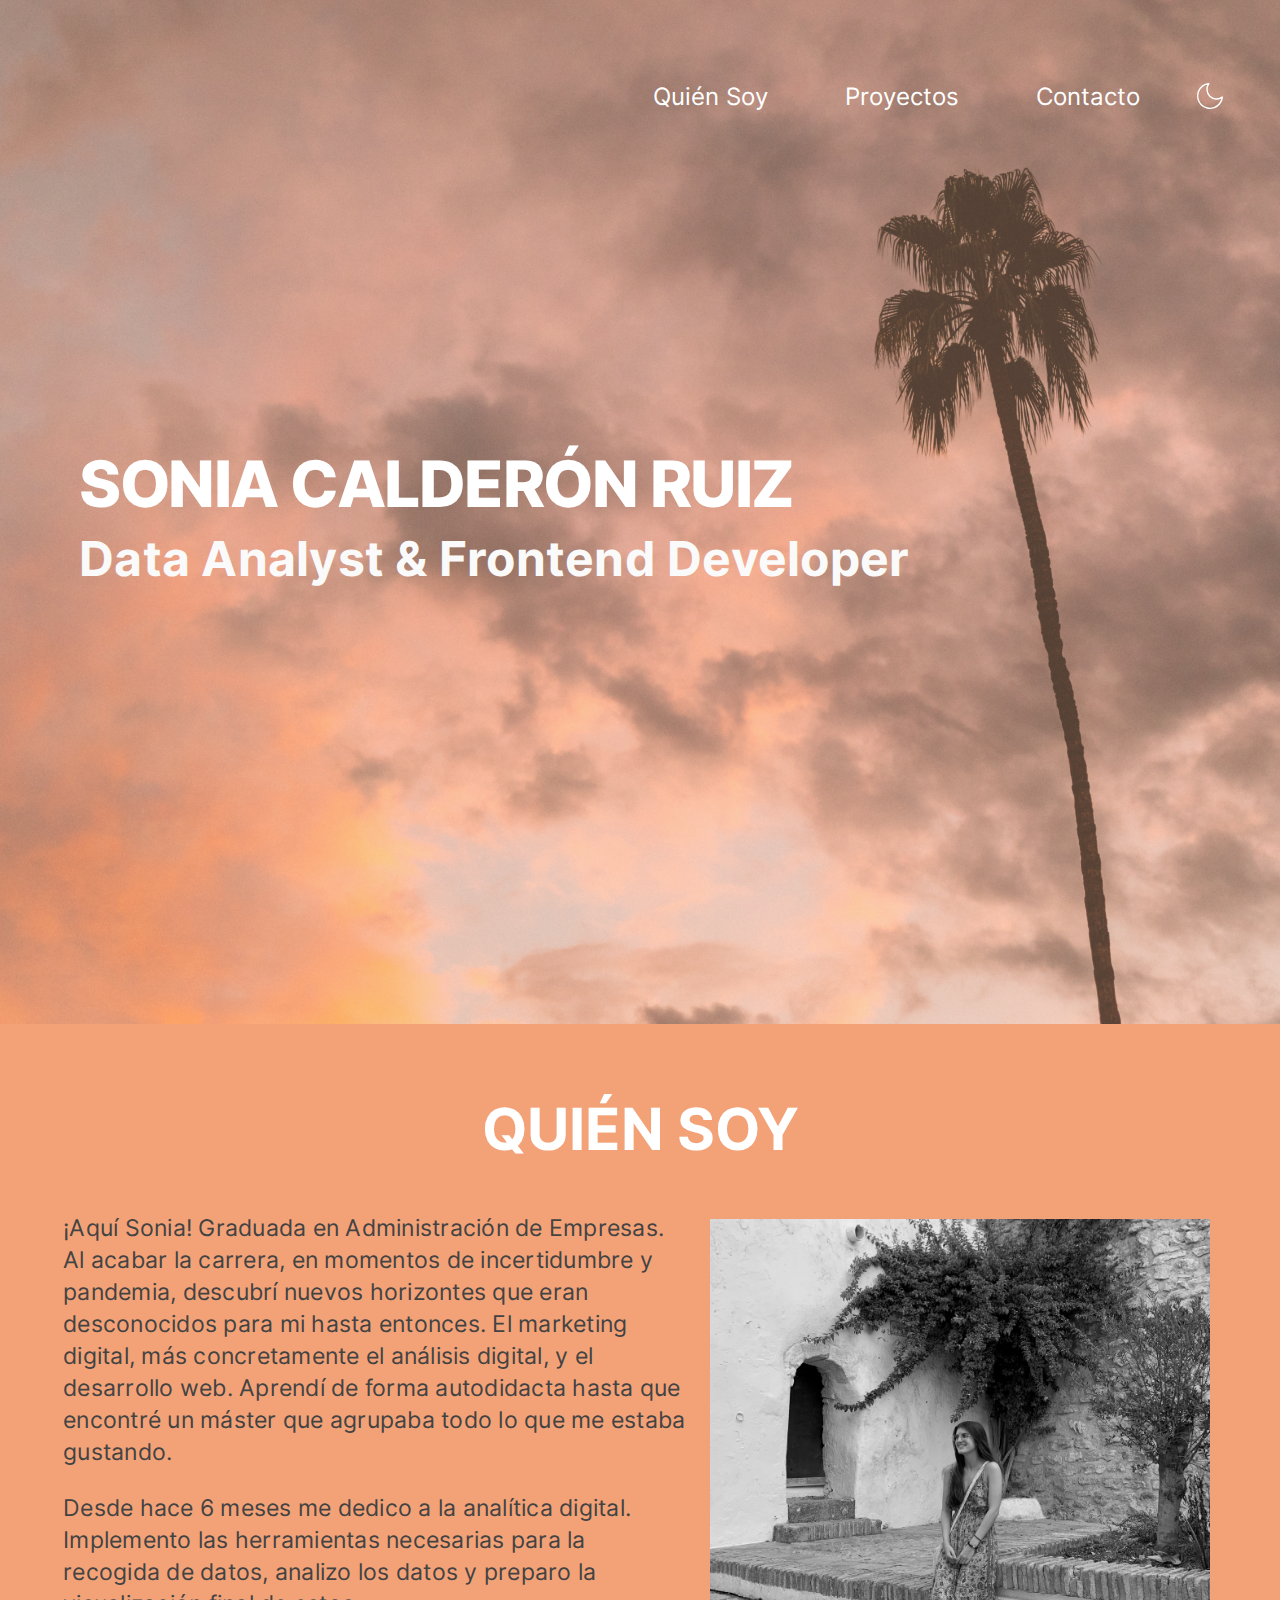
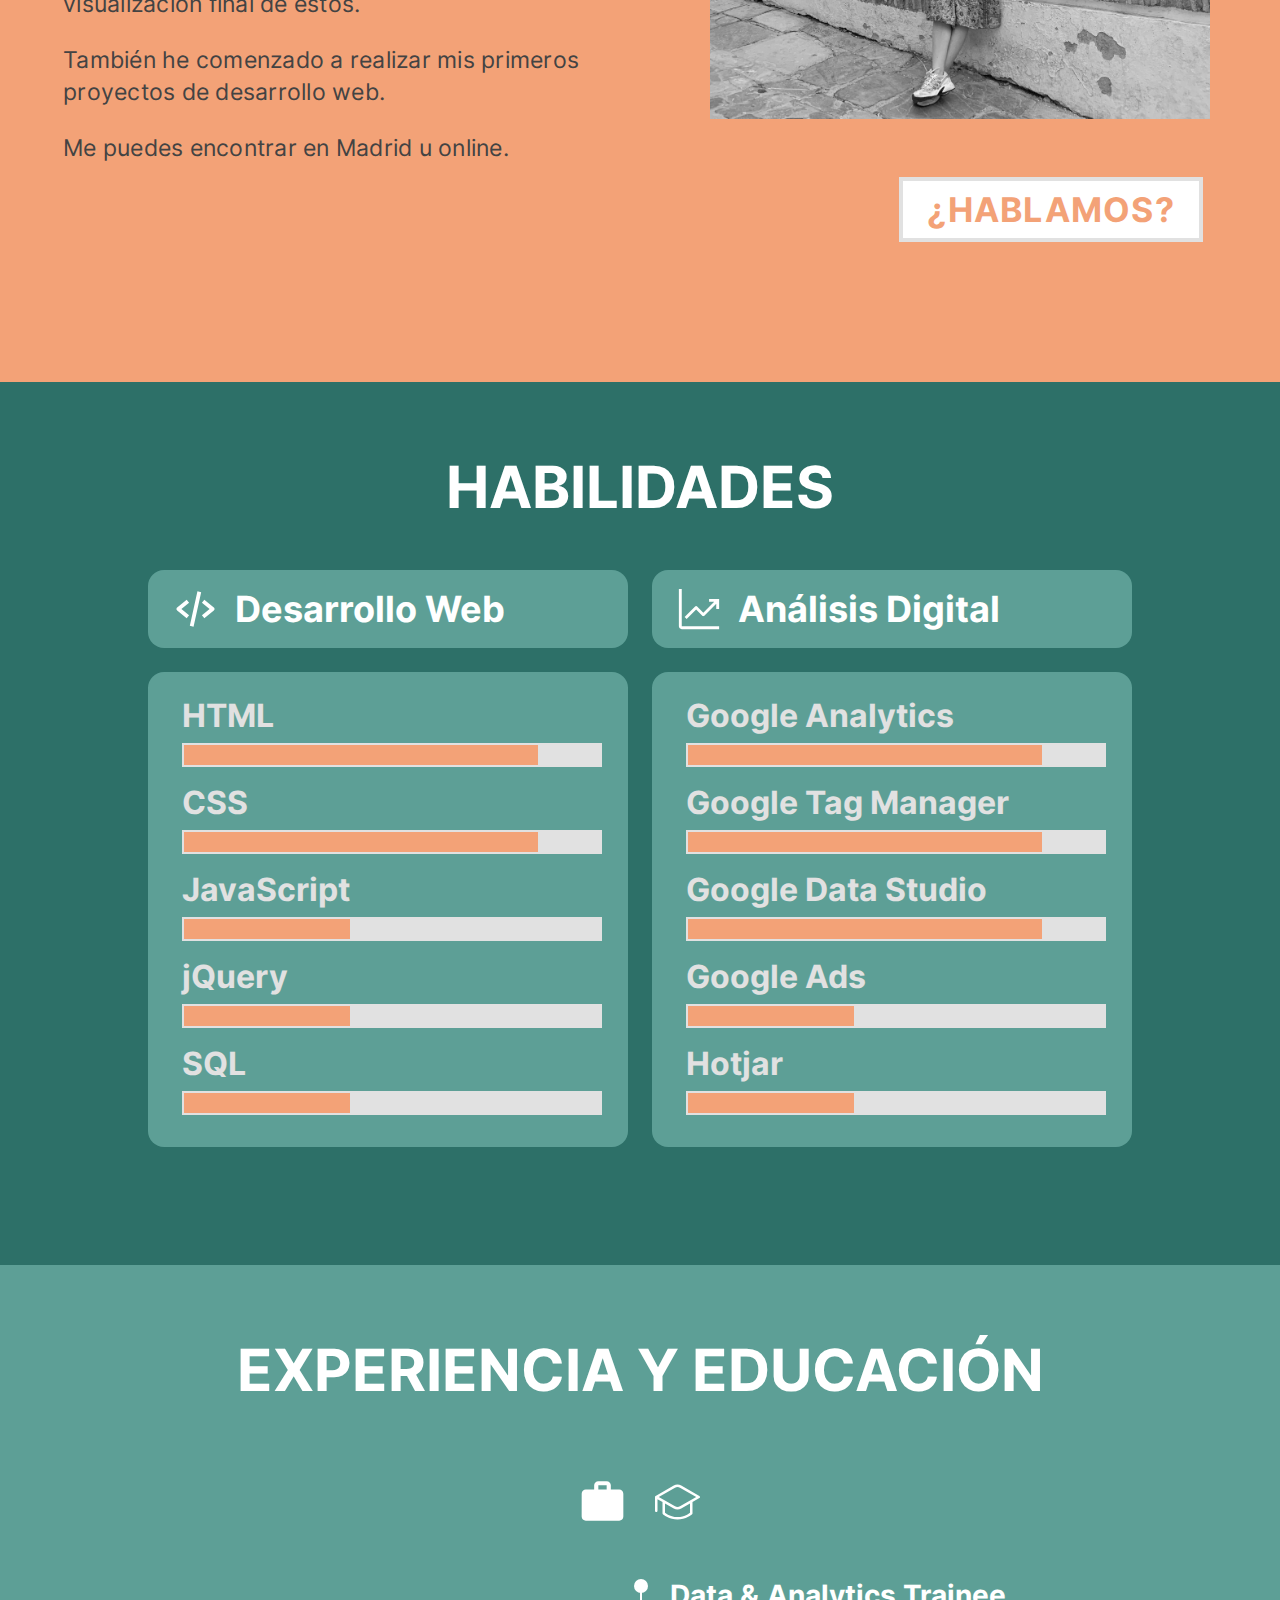
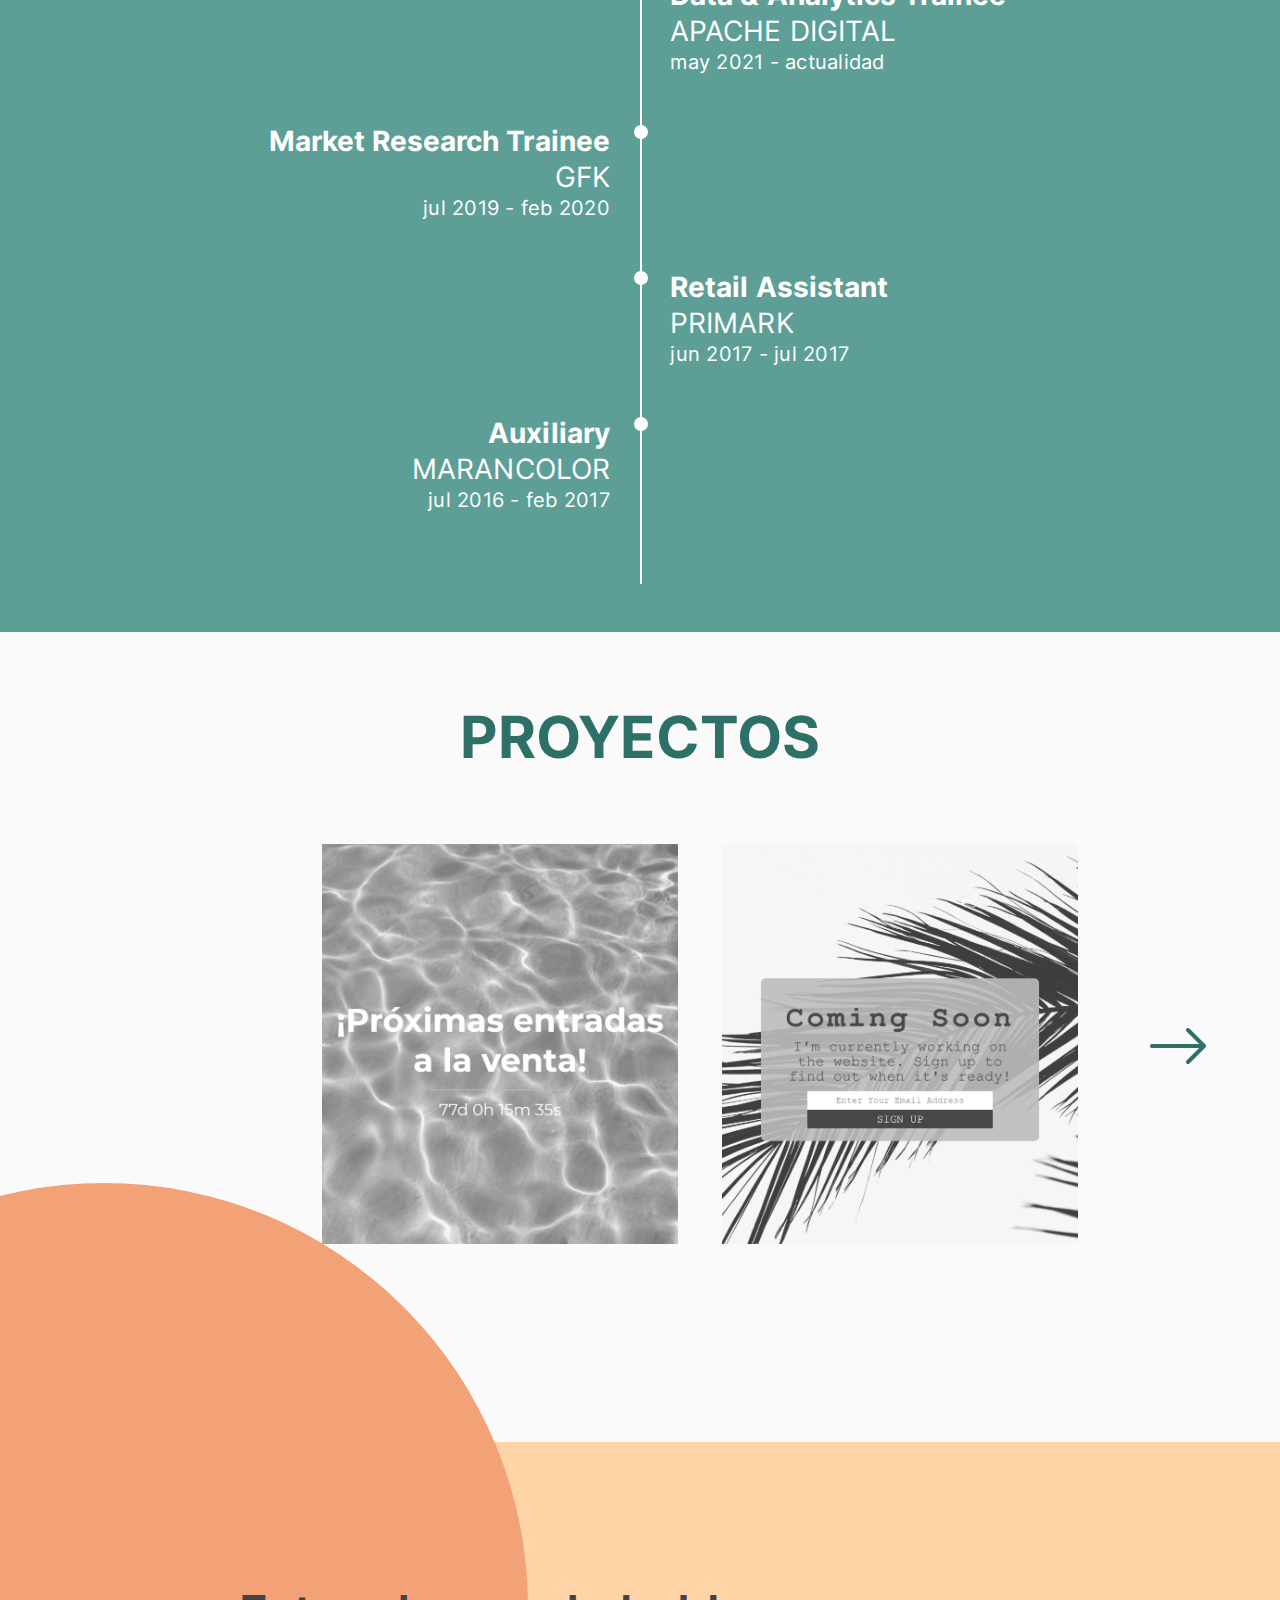
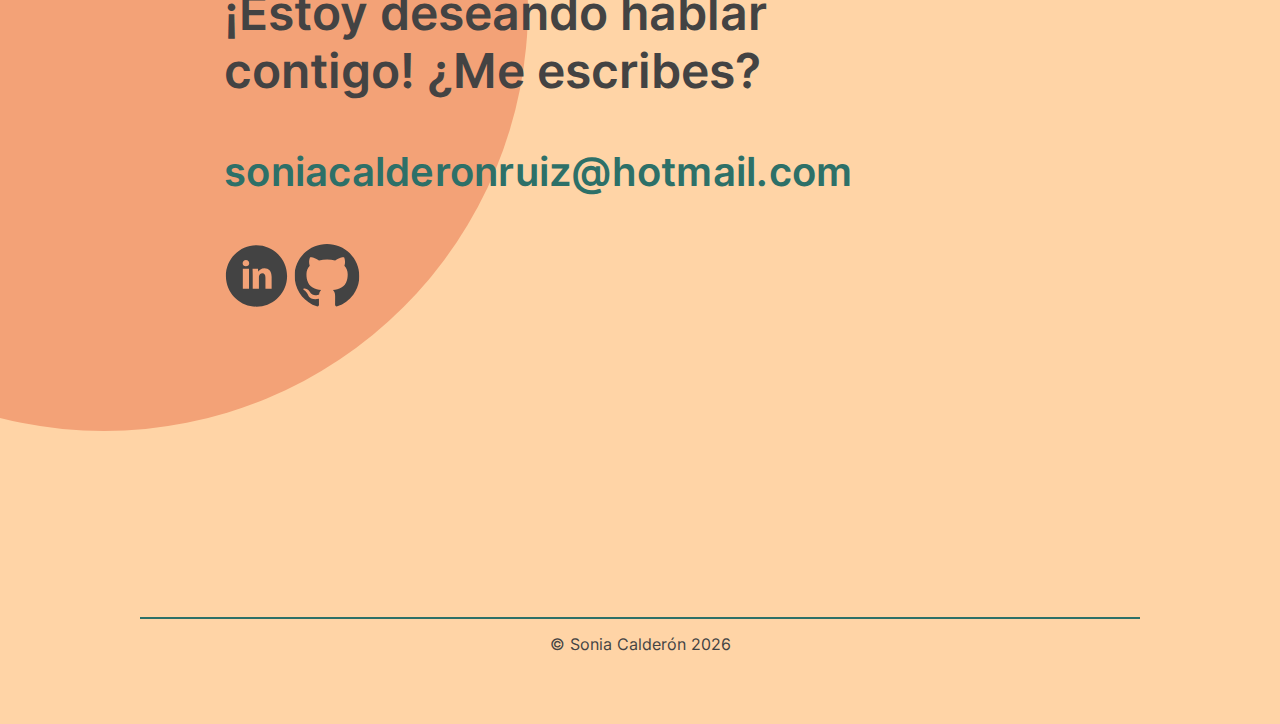
<file: index.html>
<!DOCTYPE html>
<html lang="es">
<head>
    <meta charset="UTF-8">
    <meta http-equiv="X-UA-Compatible" content="IE=edge">
    <meta name="viewport" content="width=device-width, initial-scale=1.0">
    <title>Sonia Calderón Ruiz | Data Analyst & Frontend Developer</title>
    
    <meta name="description" content="Portfolio de Sonia Calderón Ruiz, analista de datos y desarrolladora web en Madrid u online">
	<meta name="keywords" content="data analyst, frontend developer, analista de datos, desarrolladora web">
	<meta name="author" content="Sonia Calderón Ruiz">
    <meta name="robots" content="noindex, nofollow">

    <link rel="stylesheet" href="./css/normalize.css">
    <link rel="icon" href="./img/favicon/favicon.png" type="image/png">
    <link rel="stylesheet" href="./css/main.css">
</head>
<body>
    <span><img src="./img/icons/arrow-up.svg" alt="Icono Subir" id="btn-up" onclick="buttonUp()"></span>
    <div class="container">
<!------------------------- HOME ------------------------------------------->
        <div id="home">
            <!----- HEADER ----->
            <header>
                <!----- NAV ----->
                <nav>
                    <!-- MENU BEFORE -->
                    <div class="menu-mobile-before">
                        <a href="#" onclick="openNav()">
                            <img src="./img/icons/menu.svg" alt="Icono Menú">
                        </a>
                    </div>
                    <!-- MENU AFTER -->
                    <div id="menu-mobile-after">
                        <div class="menu-close-container">
                            <a href="#" onclick="closeNav()">
                                <img src="./img/icons/cross.svg" alt="Icono Cerrar">
                            </a>
                        </div>
                        <ul class="menu-content">
                            <li><a href="#quien-soy" onclick="closeNav()">Quién Soy</a></li>
                            <li><a href="#proyectos" onclick="closeNav()">Proyectos</a></li>
                            <li><a href="#contacto" onclick="closeNav()">Contacto</a></li>
                        </ul>
                        <div class="menu-icon-switch-mobile">
                            <a href="#" class="switchBtnMov">
                                <img src="./img/icons/moon.svg" alt="Icono Luna" class="icon-moon-mov">
                            </a>
                        </div>
                        <div class="menu-icon-social">
                            <a href="https://www.linkedin.com/in/sonia-calderón-ruiz/" target="_blank">
                                <img src="./img/icons/linkedin.svg" alt="Icono LinkedIn" class="icon-linkedin" onclick="closeNav()">
                            </a>
                            <a href="https://github.com/sonia-calderon" target="_blank">
                                <img src="./img/icons/github.svg" alt="Icono Github" class="icon-github" onclick="closeNav()">
                            </a>
                        </div>
                    </div>
                    <!-- MENU DESKTOP -->
                    <div class="menu-desktop">
                        <ul>
                            <li><a href="#quien-soy">Quién Soy</a></li>
                            <li><a href="#proyectos">Proyectos</a></li>
                            <li><a href="#contacto">Contacto</a></li>
                        </ul>
                        <div class="icon-switch">
                            <a href="#" class="switchBtnDes">
                                <img src="./img/icons/moon.svg" alt="Icono Luna" class="icon-moon-des">
                            </a>
                        </div>
                    </div>
                </nav>
            </header>
            <!----- MAIN HEADLINES ----->
            <div class="main-headlines">
                <h1>SONIA CALDERÓN RUIZ</h1>
                <h2>Data Analyst & Frontend Developer</h2>
            </div>
        </div>
<!------------------------- MAIN ------------------------------------------->
        <main>
<!------------------------- QUIÉN SOY ------------------------------------------->
            <section id="quien-soy">
                <h3>QUIÉN SOY</h3>
                <div class="quien-soy">
                    <div class="qs-text">
                        <div>
                            <p class="p-base">¡Aquí Sonia! Graduada en Administración de Empresas. Al acabar la carrera, en momentos de incertidumbre y pandemia, descubrí nuevos horizontes que eran desconocidos para mi hasta entonces. El marketing digital, más concretamente el análisis digital, y el desarrollo web. Aprendí de forma autodidacta hasta que encontré un máster que agrupaba todo lo que me estaba gustando.</p>
                            <p class="p-base">Desde hace 6 meses me dedico a la analítica digital. Implemento las herramientas necesarias para la recogida de datos, analizo los datos y preparo la visualización final de estos.</p>
                            <p class="p-base">También he comenzado a realizar mis primeros proyectos de desarrollo web.</p>
                            <p class="p-base">Me puedes encontrar en Madrid u online.</p>
                        </div>
                    </div>
                    <div class="qs-img-btn">
                        <img src="./img/sonia-calderon-ruiz.jpg" alt="Sonia Calderón Ruiz">
                        <a href="#contacto" class="btn btn-hablamos">¿HABLAMOS?</a>
                    </div>
                </div>
            </section>
<!------------------------- HABILIDADES -------------------------------------------> 
            <section id="hab">
                <h3>HABILIDADES</h3>
                <div class="habilidades">
                    <div class="hab-dw">
                        <!-- DESARROLLO WEB-->
                        <div class="hab-box1">
                            <img src="./img/icons/code.svg" alt="Icono Desarrollo Web" class="icon-dw">
                            <h4>Desarrollo Web</h4>
                        </div>
                        <!-- HABILIDADES DESARROLLO WEB -->
                        <div class="hab-box2">
                            <div class="hab">
                                <h5>HTML</h5>
                                <div class="graf-01">
                                    <div class="graf-html02"></div>
                                </div>
                            </div>
                            <div class="hab">
                                <h5>CSS</h5>
                                <div class="graf-01">
                                    <div class="graf-css02"></div>
                                </div>
                            </div>
                            <div class="hab">
                                <h5>JavaScript</h5>
                                <div class="graf-01">
                                    <div class="graf-javascript02"></div>
                                </div>
                            </div>
                            <div class="hab">
                                <h5>jQuery</h5>
                                <div class="graf-01">
                                    <div class="graf-jquery02"></div>
                                </div>
                            </div>
                            <div class="hab">
                                <h5>SQL</h5>
                                <div class="graf-01">
                                    <div class="graf-sql02"></div>
                                </div>
                            </div>
                        </div>
                    </div>
                    <div class="hab-ad">
                        <!-- ANÁLISIS DIGITAL -->
                        <div class="hab-box1">
                            <img src="./img/icons/analytics.svg" alt="Icono Análisis Digital" class="icon-ad">
                            <h4>Análisis Digital</h4>
                        </div>
                        <!-- HABILIADES ANÁLISIS DIGITAL -->
                        <div class="hab-box2">
                            <div class="hab">
                                <h5>Google Analytics</h5>
                                <div class="graf-01">
                                    <div class="graf-ga02"></div>
                                </div>
                            </div>
                            <div class="hab">
                                <h5>Google Tag Manager</h5>
                                <div class="graf-01">
                                    <div class="graf-gtm02"></div>
                                </div>
                            </div>
                            <div class="hab">
                                <h5>Google Data Studio</h5>
                                <div class="graf-01">
                                    <div class="graf-ds02"></div>
                                </div>
                            </div>
                            <div class="hab">
                                <h5>Google Ads</h5>
                                <div class="graf-01">
                                    <div class="graf-gads02"></div>
                                </div>
                            </div>
                            <div class="hab">
                                <h5>Hotjar</h5>
                                <div class="graf-01">
                                    <div class="graf-h02"></div>
                                </div>
                            </div>
                        </div>
                    </div>
                </div>
            </section>
<!------------------------- EXPERIENCIA Y EDUCACIÓN ------------------------------------------->
            <section class="exped">
                <h3>EXPERIENCIA Y EDUCACIÓN</h3>
                <!-- TABS -->
                <div class="exped-icons-tabs">
                    <div class="exp-icon" onclick="openExp()" >
                        <img src="./img/icons/work-active.svg" alt="Icono Experiencia" id="exp-icon">
                    </div>
                    <div class="ed-icon" onclick="openEd()">
                        <img src="./img/icons/education-inactive.svg" alt="Icono Educación" id="ed-icon">
                    </div>
                </div>
                <!-- EXPERIENCIA TIMELINE -->
                <div class="exped-timeline exp-timeline" id="exp">
                    <div class="exped-data">
                        <div></div>
                        <div class="timeline">
                            <span class="circle-time"></span>
                            <span class="line-time"></span>
                        </div>
                        <div class="exp-content">
                            <h6>Data & Analytics Trainee</h6>
                            <h6 class="h6-reg">APACHE DIGITAL</h6>
                            <p class="p-sec">may 2021 - actualidad</p>
                        </div>
                    </div>
                    <div class="exped-data"> 
                        <div class="exp-content">
                            <h6>Market Research Trainee</h6>
                            <h6 class="h6-reg">GFK</h6>
                            <p class="p-sec">jul 2019 - feb 2020</p>
                        </div>
                        <div class="timeline">
                            <span class="circle-time"></span>
                            <span class="line-time"></span>
                        </div>  
                        <div></div>
                    </div>
                    <div class="exped-data"> 
                        <div></div>
                        <div class="timeline">
                            <span class="circle-time"></span>
                            <span class="line-time"></span>
                        </div>  
                        <div class="exp-content">
                            <h6>Retail Assistant</h6>
                            <h6 class="h6-reg">PRIMARK</h6>
                            <p class="p-sec">jun 2017 - jul 2017</p>
                        </div>
                    </div>    
                    <div class="exped-data"> 
                        <div class="exp-content">
                            <h6>Auxiliary</h6>
                            <h6 class="h6-reg">MARANCOLOR</h6>
                            <p class="p-sec">jul 2016 - feb 2017</p>
                        </div>
                        <div class="timeline">
                            <span class="circle-time"></span>
                            <span class="line-time"></span>
                        </div> 
                        <div></div>
                    </div>
                </div>
                <!-- EDUCACIÓN TIMELINE -->
                <div class="exped-timeline ed-timeline" id="ed">
                    <div class="exped-data">
                        <div></div>
                        <div class="timeline">
                            <span class="circle-time"></span>
                            <span class="line-time"></span>
                        </div>
                        <div class="ed-content">
                            <h6>Máster en Desarrollo Web y Marketing Digital</h6>
                            <h6 class="h6-reg">CEI Escuela de Diseño</h6>
                            <p class="p-sec">2021 - actualidad</p>
                        </div>
                    </div>
                    <div class="exped-data"> 
                        <div class="ed-content">
                            <h6>Certificado Google Analytics Individual Qualification (GAIQ)</h6>
                            <p class="p-sec">dic 2020</p>
                        </div>
                        <div class="timeline">
                            <span class="circle-time"></span>
                            <span class="line-time"></span>
                        </div>  
                        <div></div>
                    </div>
                    <div class="exped-data"> 
                        <div></div>
                        <div class="timeline">
                            <span class="circle-time"></span>
                            <span class="line-time"></span>
                        </div>  
                        <div class="ed-content">
                            <h6>Grado en Administración de Empresas en inglés</h6>
                            <h6 class="h6-reg">Universidad Carlos III de Madrid</h6>
                            <p class="p-sec">2015 - 2020</p>
                        </div>
                    </div>    
                    <div class="exped-data"> 
                        <div class="ed-content">
                            <h6>Programa Erasmus+</h6>
                            <h6 class="h6-reg">Università degli Studi di Padova</h6>
                            <p class="p-sec">2017 - 2018</p>
                        </div>
                        <div class="timeline">
                            <span class="circle-time"></span>
                        </div> 
                        <div></div>
                    </div>
                </div>
            </section>
<!------------------------- PROYECTOS ------------------------------------------->
            <section id="proyectos">
                <h3>PROYECTOS</h3>
                <div class="proyectos-img">
                    <div class="proyectos-container">
                        <a href="./proyectos/proyecto-cuenta-atras.html" class="project">
                            <img src="./img/proyectos/proyecto01-tablet.png" alt="Proyecto Cuenta Atrás">
                        </a>
                        <a href="./proyectos/proyecto-coming-soon.html"  class="project">
                            <img src="./img/proyectos/proyecto02-tablet.png" alt="Proyecto Coming Soon">
                        </a>
                        <a href="./proyectos/proyecto-producto.html" class="project">
                            <img src="./img/proyectos/proyecto03-tablet.png" alt="Proyecto Producto">
                        </a>
                        <a href="#contacto">
                            <div class="proyectos-box project">
                                <p>Aquí irán mis futuros proyectos contigo</p>
                            </div>
                        </a>
                    </div>
                    <div onclick="nextProject(1)">
                            <img src="./img/icons/arrow-right.svg" alt="Flecha Derecha" class="flecha-der">
                    </div>
                </div>
            </section>
<!------------------------- CONTACTO ------------------------------------------->
            <section id="contacto">
                <!-- SEMI CIRCULO NARANJA -->
                <div class="semicircle"></div>
                <div class="contacto-text">
                    <p>¡Estoy deseando hablar contigo! ¿Me escribes?</p>
                    <a href="mailto:soniacalderonruiz@hotmail.com">soniacalderonruiz@hotmail.com</a>
                </div>
                <div class="contacto-icons">
                    <a href="https://www.linkedin.com/in/sonia-calderón-ruiz/" target="_blank">
                        <img src="./img/icons/linkedin.svg" alt="Icono LinkedIn" class="icon-linkedin">
                    </a>
                    <a href="https://github.com/sonia-calderon" target="_blank">
                        <img src="./img/icons/github.svg" alt="Icono Github" class="icon-github">
                    </a>
                </div>
            </section>
        </main>
<!------------------------- FOOTER ------------------------------------------->
        <footer class="footer">
            <div class="footer-line"></div>
            <p class="footer-text"></p>
        </footer>
    </div>
    <script src="./js/main.js"></script>
</body>
</html>
</file>
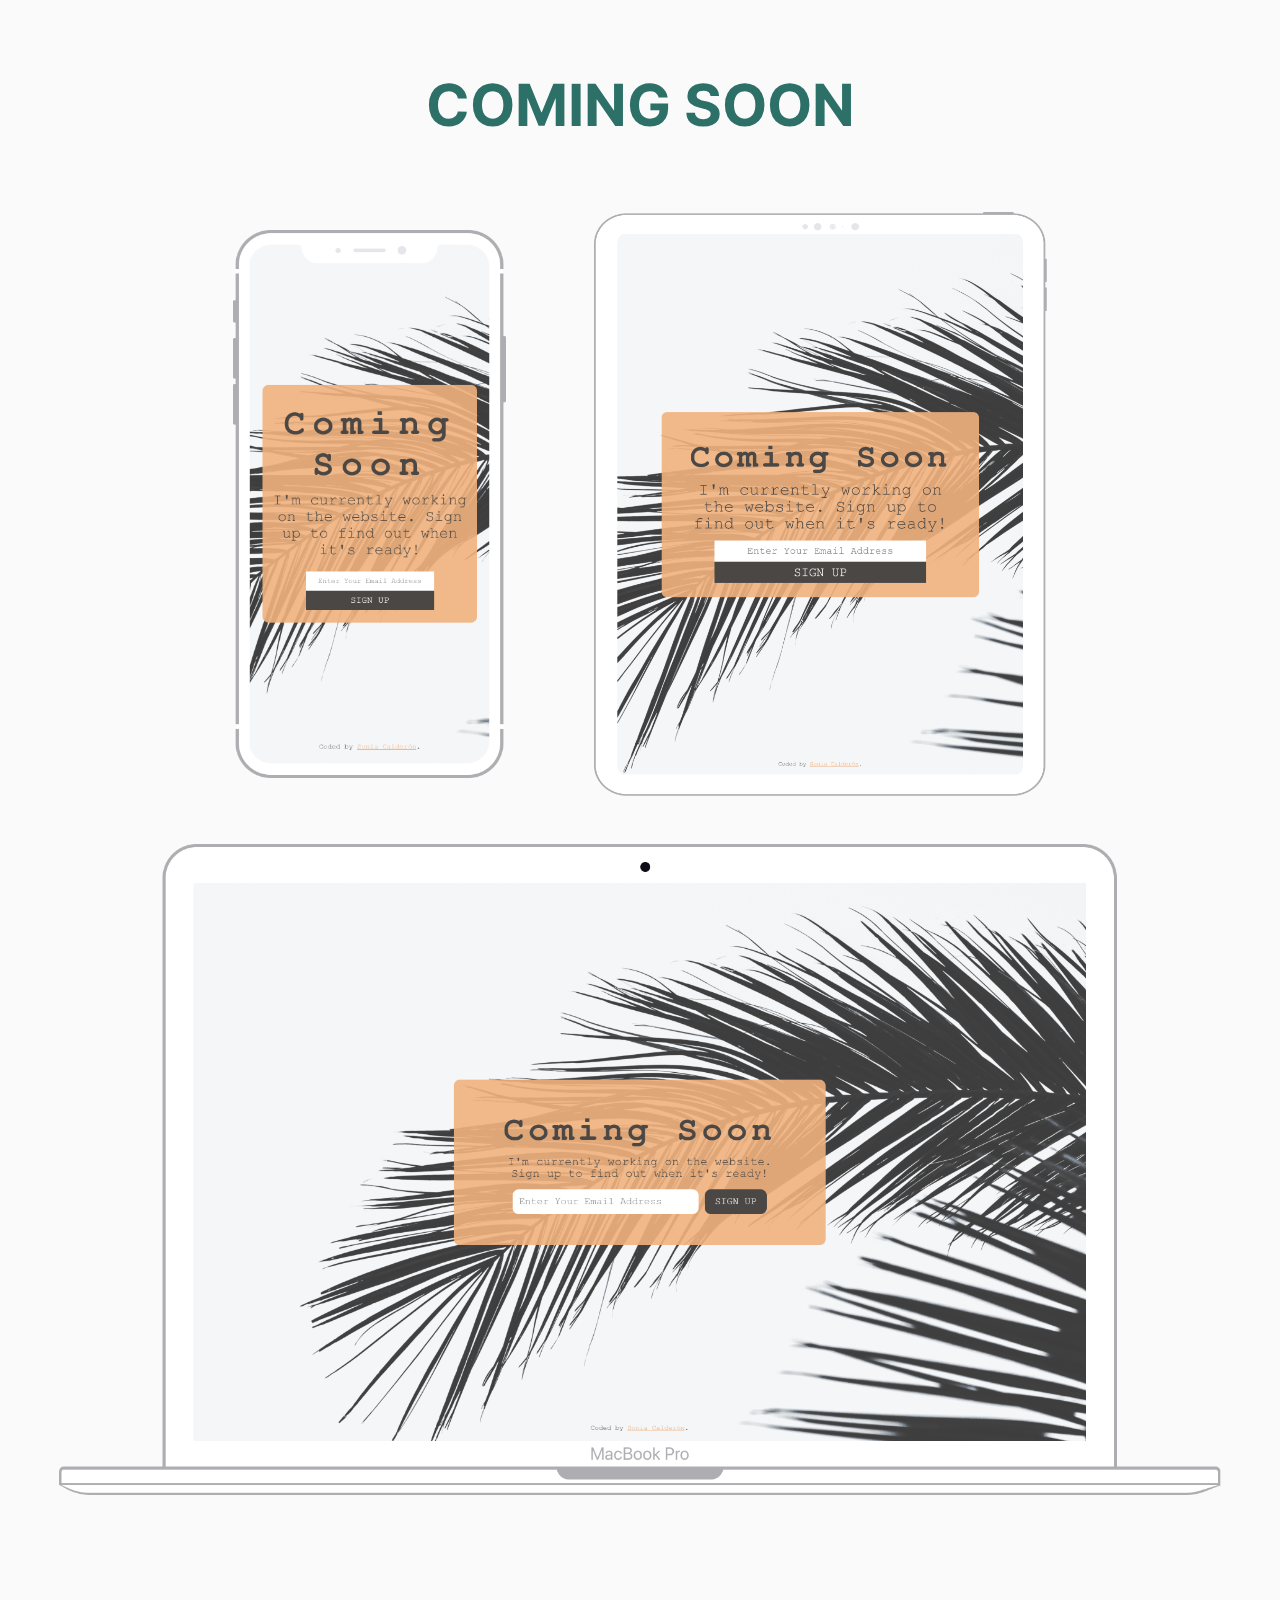
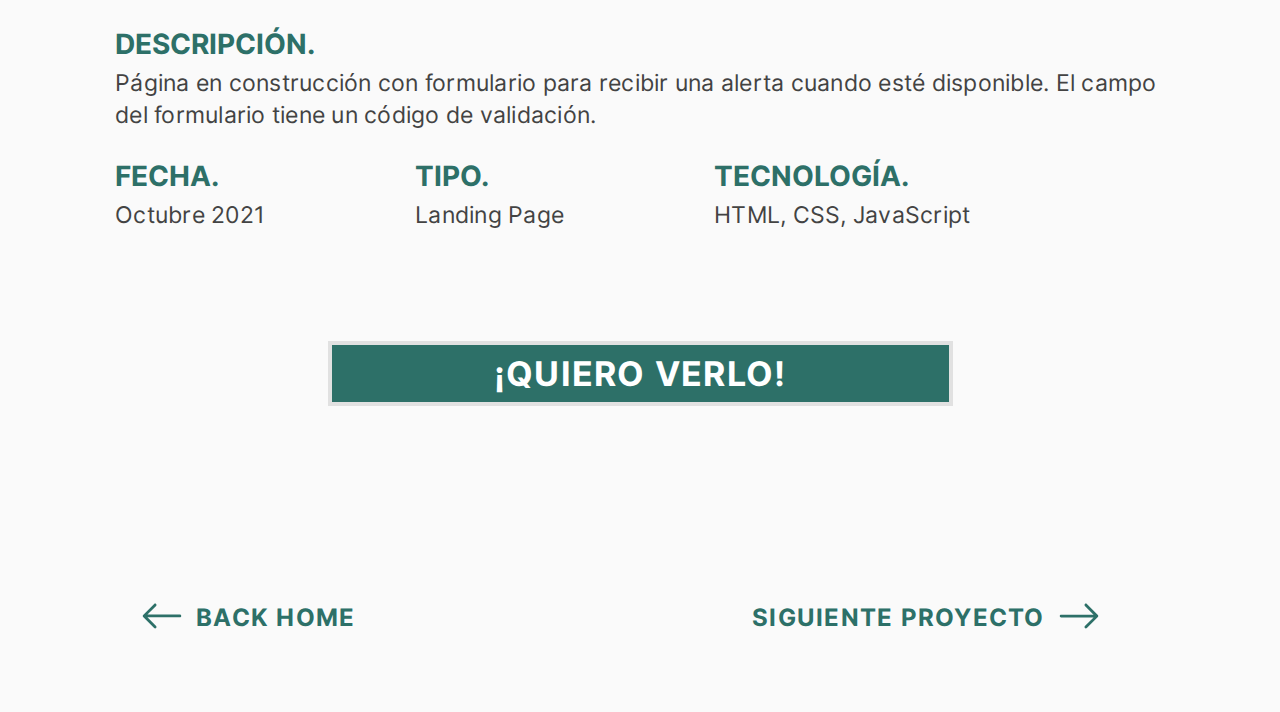
<file: proyectos/proyecto-coming-soon.html>
<!DOCTYPE html>
<html lang="es">
<head>
    <meta charset="UTF-8">
    <meta http-equiv="X-UA-Compatible" content="IE=edge">
    <meta name="viewport" content="width=device-width, initial-scale=1.0">
    <title>Proyecto | Coming Soon</title>

    <meta name="description" content="Proyecto de desarrollo web | Coming Soon">
	<meta name="keywords" content="desarrollo web, proyecto, html, css, javascript, coming soon, próximamente, landing page">
	<meta name="author" content="Sonia Calderón Ruiz">
    <meta name="robots" content="noindex, nofollow">

    <link rel="stylesheet" href="../css/normalize.css">
    <link rel="icon" href="../img/favicon/favicon.png" type="image/png">
    <link rel="stylesheet" href="../css/main.css">
</head>
<body>
    <div class="proyecto-container">
        <!----- HEADER ----->
        <header>
            <h3>COMING SOON</h3>
        </header>
        <!----- MAIN ----->
        <main>
            <div class="proyecto-img">
                <div class="proyecto-img-up">
                    <img src="../img/mockups/mockup-proyecto02-mobile.png" alt="Mockup Versión Mobile Proyecto Coming Soon">
                    <img src="../img/mockups/mockup-proyecto02-tablet.png" alt="Mockup Versión Tablet Proyecto Coming Soon">
                </div>
                <img src="../img/mockups/mockup-proyecto02-desktop.png" alt="Mockup Versión Desktop Proyecto Coming Soon">
            </div>
            <div class="proyecto-text">
                <div class="proyecto-text-descrip">
                    <h6>DESCRIPCIÓN.</h6>
                    <p class="p-base">Página en construcción con formulario para recibir una alerta cuando esté disponible. El campo del formulario tiene un código de validación.</p>
                </div>
                <div class="proyecto-text-details">
                    <div>
                        <h6>FECHA.</h6>
                        <p class="p-base">Octubre 2021</p>
                    </div>
                    <div>
                        <h6>TIPO.</h6>
                        <p class="p-base">Landing Page</p>
                    </div>
                    <div>
                        <h6>TECNOLOGÍA.</h6>
                        <p class="p-base">HTML, CSS, JavaScript</p>
                    </div>
                </div>
            </div>
            <a href="https://sonia-calderon.github.io/landing-coming-soon/" target="_blank" class="btn btn-quiero-verlo">¡QUIERO VERLO!</a>
        </main>
        <!----- FOOTER ----->
        <footer class="footer-pag-proyecto">
            <a href="../index.html" class="proyecto-footer">
                <span><img src="../img/icons/arrow-left.svg" alt="Flecha Izquierda"></span>
                <span class="proyecto-footer-text">BACK HOME</span>
            </a>
            <a href="proyecto-producto.html" class="proyecto-footer"  id="proyecto-footer-hide">
                <span class="proyecto-footer-text">SIGUIENTE PROYECTO</span>
                <span><img src="../img/icons/arrow-right.svg" alt="Flecha Derecha" class="arrow-footer"></span>
            </a>
       </footer>
    </div>
    <script src="../js/proyectos.js"></script>
</body>
</html>
</file>
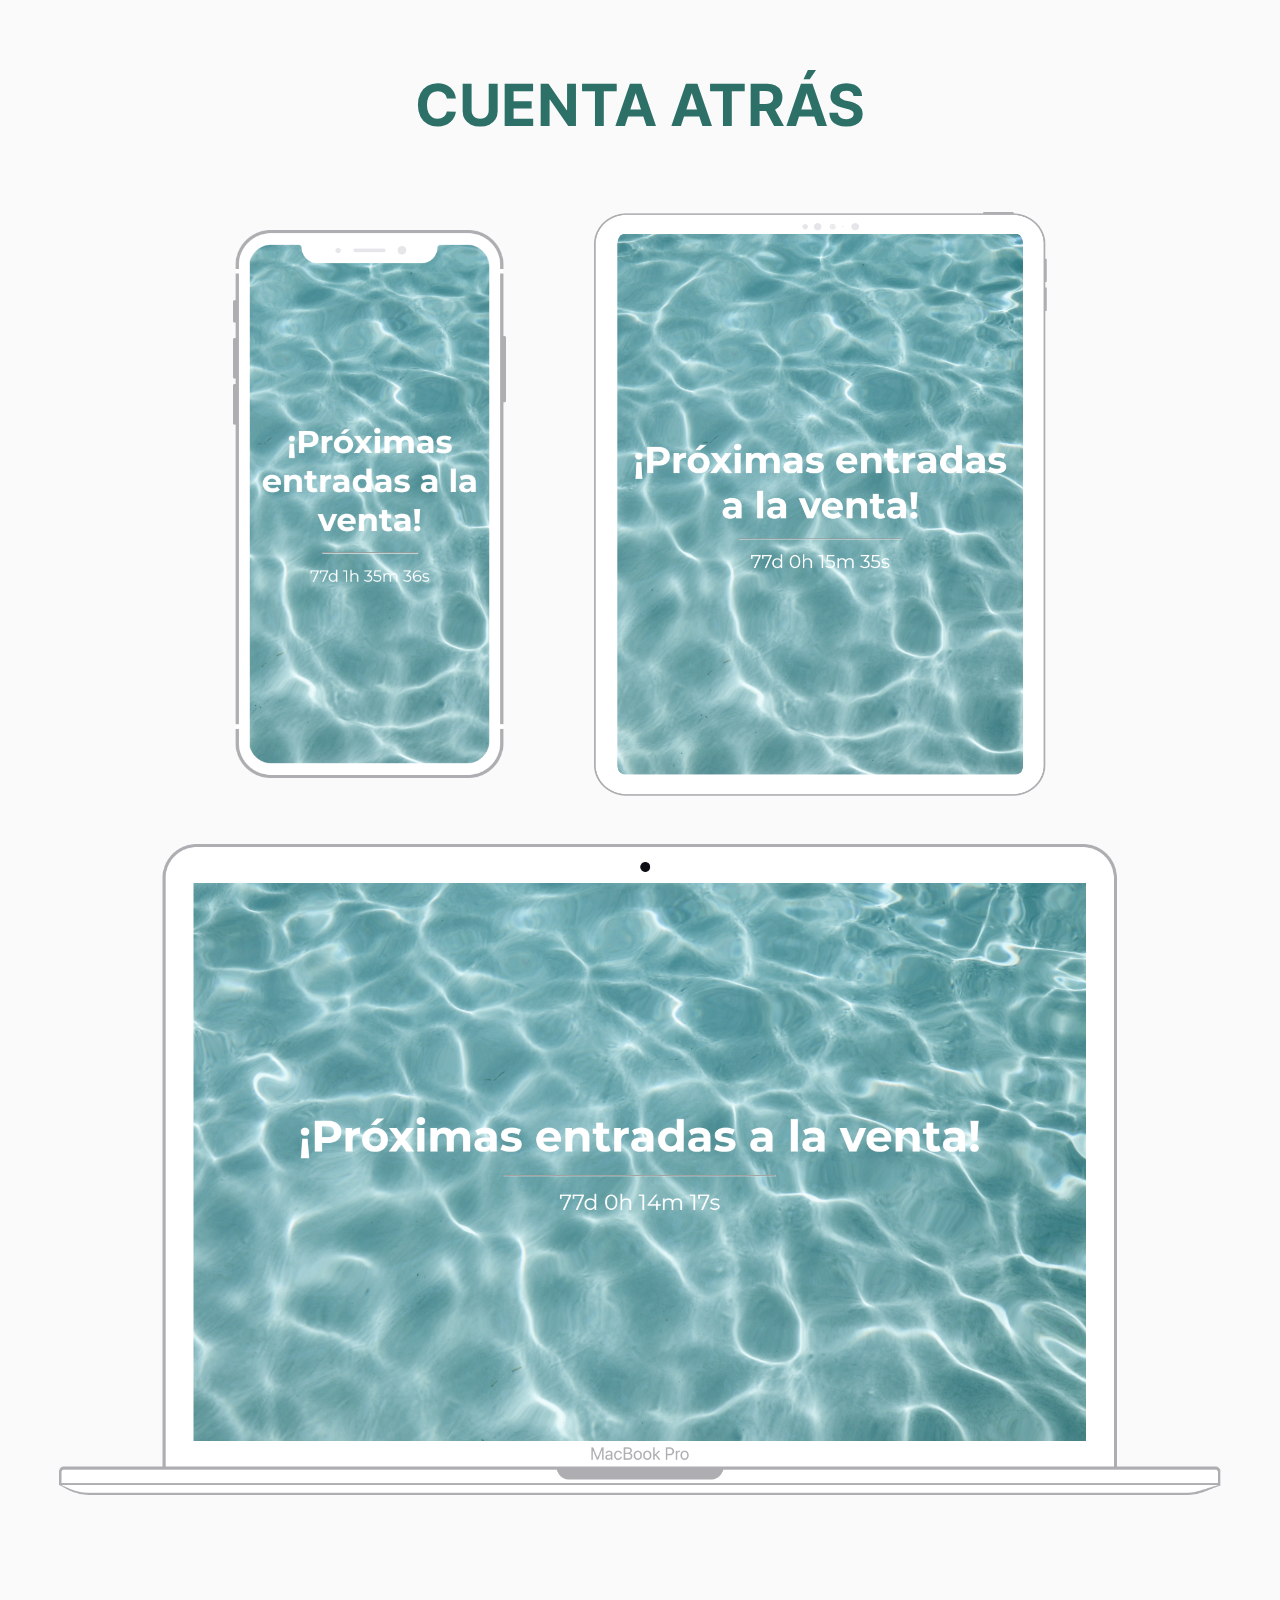
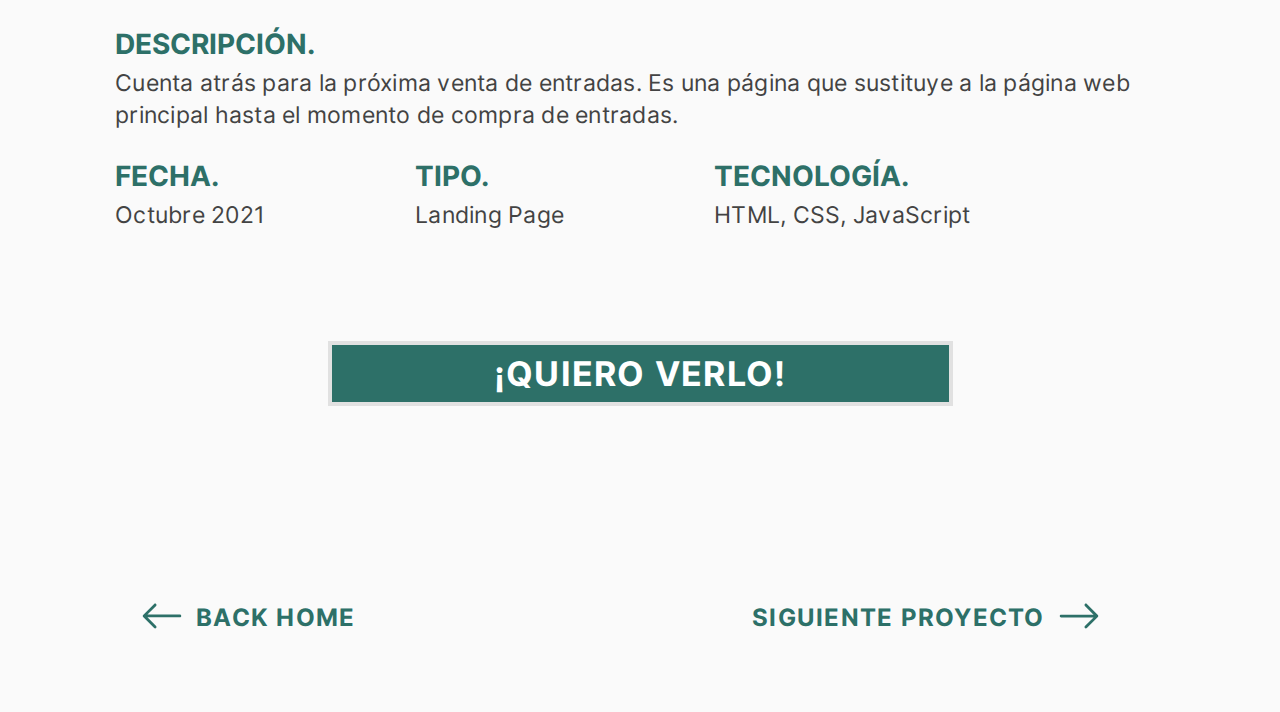
<file: proyectos/proyecto-cuenta-atras.html>
<!DOCTYPE html>
<html lang="es">
<head>
    <meta charset="UTF-8">
    <meta http-equiv="X-UA-Compatible" content="IE=edge">
    <meta name="viewport" content="width=device-width, initial-scale=1.0">
    <title>Proyecto | Cuenta Atrás</title>

    <meta name="description" content="Proyecto de desarrollo web | Cuenta atrás">
	<meta name="keywords" content="desarrollo web, proyecto, html, css, javascript, landing page, cuenta atrás">
	<meta name="author" content="Sonia Calderón Ruiz">
    <meta name="robots" content="noindex, nofollow">
	

    <link rel="stylesheet" href="../css/normalize.css">
    <link rel="icon" href="../img/favicon/favicon.png" type="image/png">
    <link rel="stylesheet" href="../css/main.css">
</head>
<body>
    <div class="proyecto-container">
        <!----- HEADER ----->
        <header>
            <h3>CUENTA ATRÁS</h3>
        </header>
        <!----- MAIN ----->
        <main>
            <div class="proyecto-img">
                <div class="proyecto-img-up">
                    <img src="../img/mockups/mockup-proyecto01-mobile.png" alt="Mockup Versión Mobile Proyecto Cuenta Atrás">
                    <img src="../img/mockups/mockup-proyecto01-tablet.png" alt="Mockup Versión Tablet Proyecto Cuenta Atrás">
                </div>
                <img src="../img/mockups/mockup-proyecto01-desktop.png" alt="Mockup Versión Desktop Proyecto Cuenta Atrás">
            </div>
            <div class="proyecto-text">
                <div class="proyecto-text-descrip">
                    <h6>DESCRIPCIÓN.</h6>
                    <p class="p-base">Cuenta atrás para la próxima venta de entradas. Es una página que sustituye a la página web principal hasta el momento de compra de entradas. </p>
                </div>
                <div class="proyecto-text-details">
                    <div>
                        <h6>FECHA.</h6>
                        <p class="p-base">Octubre 2021</p>
                    </div>
                    <div>
                        <h6>TIPO.</h6>
                        <p class="p-base">Landing Page</p>
                    </div>
                    <div>
                        <h6>TECNOLOGÍA.</h6>
                        <p class="p-base">HTML, CSS, JavaScript</p>
                    </div>
                </div>
            </div>
            <a href="https://sonia-calderon.github.io/landing-proximas-entradas/" target="_blank" class="btn btn-quiero-verlo">¡QUIERO VERLO!</a>
        </main>
        <!----- FOOTER ----->
        <footer class="footer-pag-proyecto">
            <a href="../index.html" class="proyecto-footer">
                <span><img src="../img/icons/arrow-left.svg" alt="Flecha Izquierda"></span>
                <span class="proyecto-footer-text">BACK HOME</span>
            </a>
            <a href="proyecto-coming-soon.html" class="proyecto-footer" id="proyecto-footer-hide">
                <span class="proyecto-footer-text">SIGUIENTE PROYECTO</span>
                <span><img src="../img/icons/arrow-right.svg" alt="Flecha Derecha" class="arrow-footer"></span>
            </a>
        </footer>
    </div>
    <script src="../js/proyectos.js"></script>
</body>
</html>
</file>
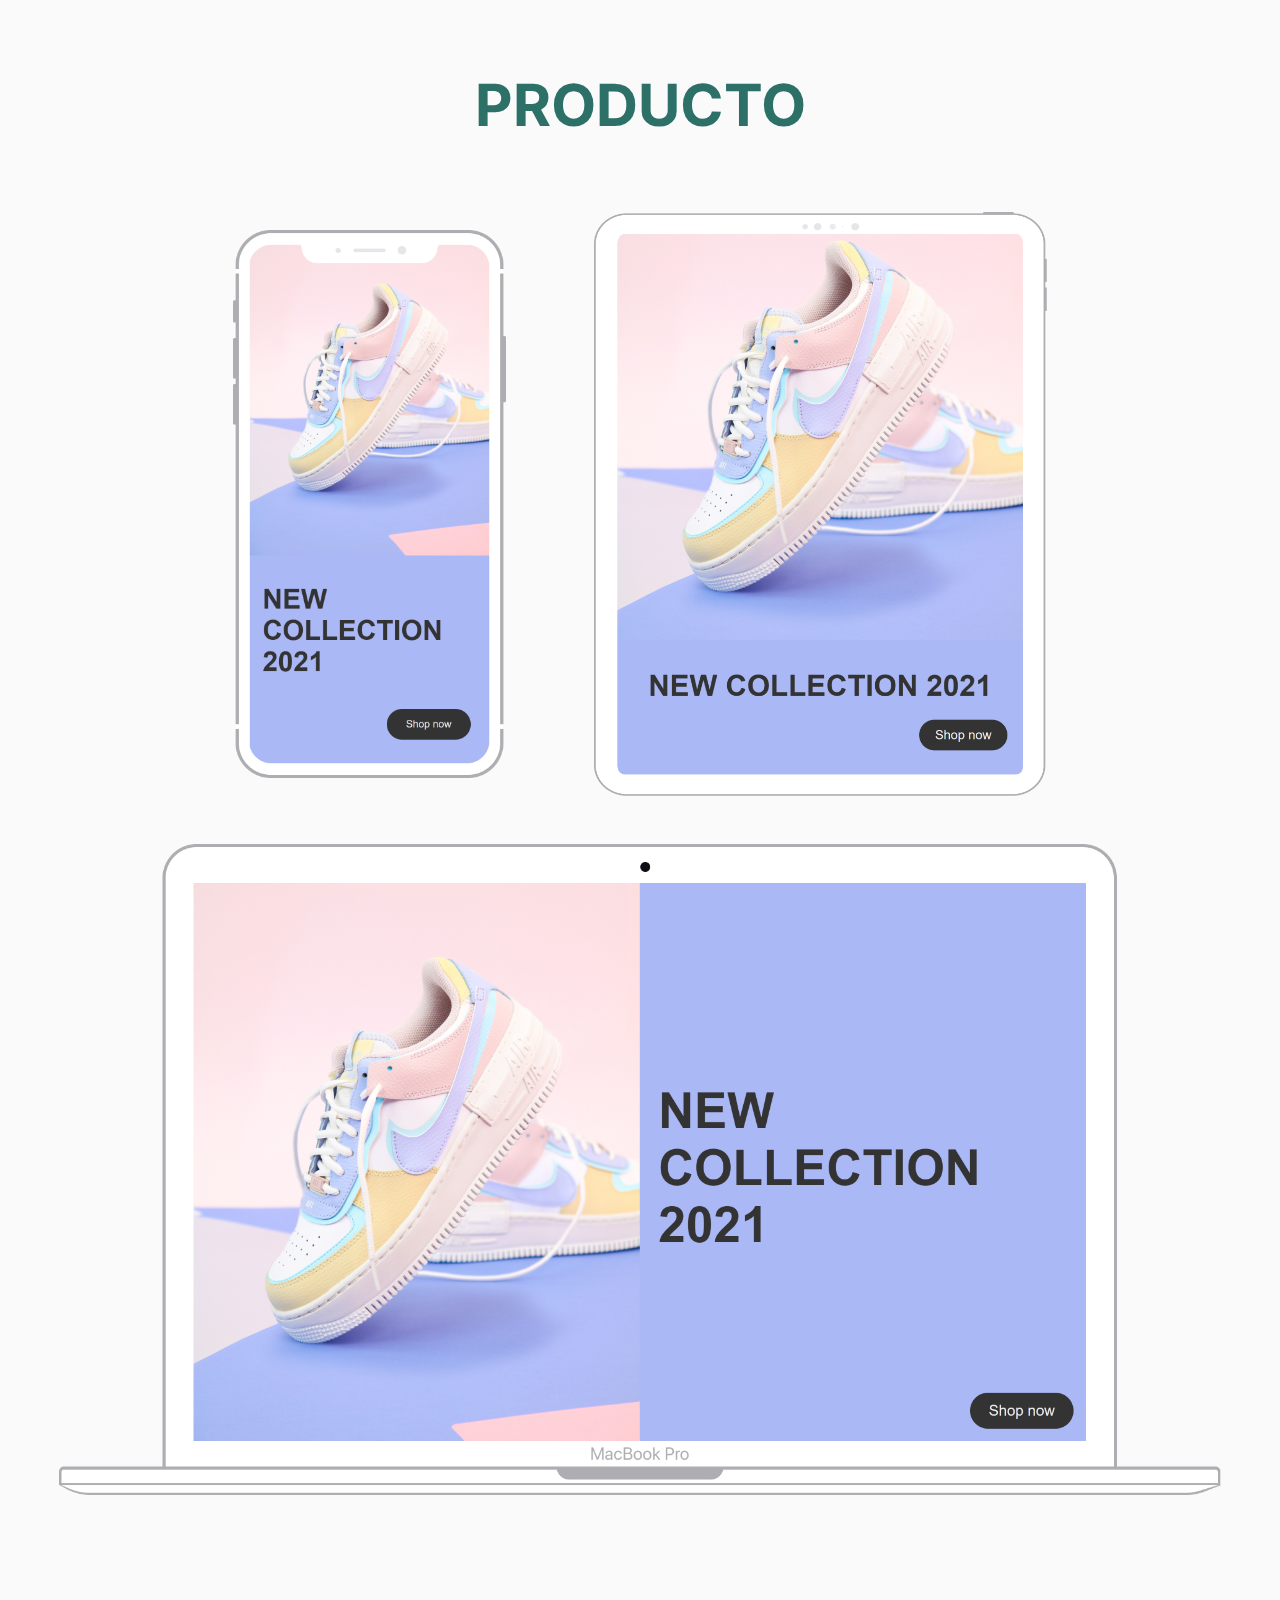
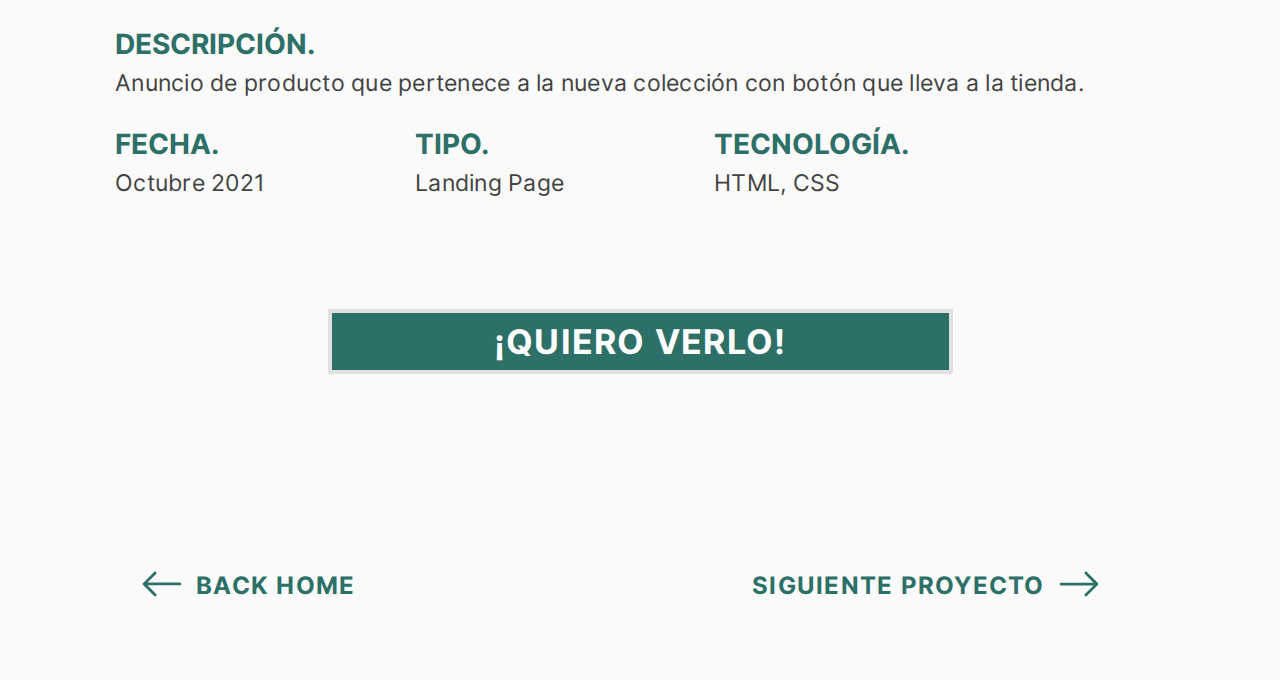
<file: proyectos/proyecto-producto.html>
<!DOCTYPE html>
<html lang="es">
<head>
    <meta charset="UTF-8">
    <meta http-equiv="X-UA-Compatible" content="IE=edge">
    <meta name="viewport" content="width=device-width, initial-scale=1.0">
    <title>Proyecto | Producto</title>

    <meta name="description" content="Proyecto de desarrollo web | Página Producto">
	<meta name="keywords" content="desarrollo web, proyecto, html, css, página producto, landing page">
	<meta name="author" content="Sonia Calderón Ruiz">
    <meta name="robots" content="noindex, nofollow">

    <link rel="stylesheet" href="../css/normalize.css">
    <link rel="icon" href="../img/favicon/favicon.png" type="image/png">
    <link rel="stylesheet" href="../css/main.css">
</head>
<body>
    <div class="proyecto-container">
         <!----- HEADER ----->
         <header>
            <h3>PRODUCTO</h3>
        </header>
        <!----- MAIN ----->
        <main>
            <div class="proyecto-img">
                <div class="proyecto-img-up">
                    <img src="../img/mockups/mockup-proyecto03-mobile.png" alt="Mockup Versión Mobile Proyecto Producto">
                    <img src="../img/mockups/mockup-proyecto03-tablet.png" alt="Mockup Versión Tablet Proyecto Producto">
                </div>
                <img src="../img/mockups/mockup-proyecto03-desktop.png" alt="Mockup Versión Desktop Proyecto Producto">
            </div>
            <div class="proyecto-text">
                <div class="proyecto-text-descrip">
                    <h6>DESCRIPCIÓN.</h6>
                    <p class="p-base">Anuncio de producto que pertenece a la nueva colección con botón que lleva a la tienda.</p>
                </div>
                <div class="proyecto-text-details">
                    <div>
                        <h6>FECHA.</h6>
                        <p class="p-base">Octubre 2021</p>
                    </div>
                    <div>
                        <h6>TIPO.</h6>
                        <p class="p-base">Landing Page</p>
                    </div>
                    <div>
                        <h6>TECNOLOGÍA.</h6>
                        <p class="p-base">HTML, CSS</p>
                    </div>
                </div>
            </div>
            <a href="https://sonia-calderon.github.io/landing-shop-now/" target="_blank" class="btn btn-quiero-verlo">¡QUIERO VERLO!</a>
        </main>
        <!----- FOOTER ----->
        <footer class="footer-pag-proyecto">
            <a href="../index.html" class="proyecto-footer">
                <span><img src="../img/icons/arrow-left.svg" alt="Flecha Izquierda"></span>
                <span class="proyecto-footer-text">BACK HOME</span>
            </a>
            <a href="proyecto-cuenta-atras.html" class="proyecto-footer"  id="proyecto-footer-hide">
                <span class="proyecto-footer-text">SIGUIENTE PROYECTO</span>
                <span><img src="../img/icons/arrow-right.svg" alt="Flecha Derecha" class="arrow-footer"></span>
            </a>
        </footer>
    </div>
    <script src="../js/proyectos.js"></script>
</body>
</html>
</file>
<file: css/main.css>
/* ------------------------- FONTS ------------------------------------------- */
@font-face {
    font-family: Inter;
    src: url(../fonts/inter-regular.woff);
    font-weight: normal;
}

@font-face {
    font-family: Inter;
    src: url(../fonts/inter-bold.woff);
    font-weight: bold;
}

@font-face {
    font-family: Inter;
    src: url(../fonts/inter-extrabold.woff);
    font-weight: 800;
}

@font-face {
    font-family: Inter;
    src: url(../fonts/inter-semibold.woff);
    font-weight: 600;
}

/* ------------------------- COLORS ------------------------------------------- */
:root {
    --primary: #2D7068;
    --primary_light: #5D9F96;
    --secondary: #F3A277;
    --secondary_light: #FFD4A6;
    --neutral-d: #434343;
    --neutral-d-dark: #1C1C1C;
    --neutal-l: #E1E1E1;
    --neutral-l-light: #FFFFFF;
    --neutral-50: #FAFAFA;
}

/* ------------------------- GENERAL ------------------------------------------- */
* {
    margin: 0;
    padding: 0;
    box-sizing: border-box;
    scroll-behavior: smooth;
}

body {
    font-family: 'Inter', sans-serif;
    width: 100%;
    overflow-x: hidden;
}

body.dark {
    background-color: var(--neutral-d-dark);
}

ul {
    list-style-type: none;
}

a {
    text-decoration: none;
}

img {
    max-width: 100%;
    height: auto;
    width: auto;
}

.container {
    display: grid;
    grid-template-areas: 
        'home'
        'qs'
        'hab'
        'exped'
        'proyectos'
        'contacto' 
        'footer'
    ;
}

#home, section, .footer, .proyecto-container {
    padding: 48px 15px;
}

h1 {
    font-size: 48px;
    font-weight: 800;
    line-height: 58px;
    letter-spacing: -1.5px;
    color: var(--neutral-l-light);
    margin: 8px 0px;
}

h2 {
    font-size: 28px;
    font-weight: bold;
    line-height: 34px;
    letter-spacing: 0.25px;
    color: var(--neutral-50);
}

h3 {
    font-size: 46px;
    font-weight: bold;
    line-height: 56px;
    color: var(--neutral-l-light);
    padding: 0 0 48px 0;
    text-align: center;
}

h4 {
    font-size: 24px;
    font-weight: bold;
    line-height: 29px;
}

h5 {
    font-size: 20px;
    font-weight: bold;
    line-height: 24px;
}

h6 {
    font-size: 18px;
    font-weight: bold;
    line-height: 22px;
    letter-spacing: 0.0015em;
}

h6.h6-reg {
    font-weight: normal;
}

p.p-base {
    font-size: 17px;
    line-height: 24px;
    letter-spacing: 0.15px;
    color: var(--neutral-d);
}

body.dark p.p-base {
    color: var(--neutral-l-light);
}

p.p-sec {
    font-size: 14px;
    line-height: 17px;
    letter-spacing: 0.25px;
    color: var(--neutral-d);
}

.btn {
    font-size: 20px;
    font-weight: bold;
    line-height: 24px;
    letter-spacing: 1.25px;
    border: 4px solid var(--neutal-l);
    margin: 24px 0 0 0;
    padding: 8px 24px;
    display: block;
}

#btn-up {
    display: none;
    position: fixed;
    bottom: 30px;
	right: 30px;
    z-index: 10000;
    width: 50px;
    height: 50px;
    cursor: pointer;
}

#btn-up:hover {
    filter: invert(0.1);
}

/* ------------------------- HOME ------------------------------------------- */
#home {
    grid-area: home;
    background: url(../img/home-light.png);
    background-repeat: no-repeat;
    background-size: cover;
    height: 812px;
    display: flex;
    flex-direction: column;
    justify-content: center;
    align-items: flex-start;
}

body.dark #home {
    background: url(../img/home-dark.png);
    background-repeat: no-repeat;
    background-size: cover;
}

/* NAV BEFORE */
nav div.menu-mobile-before {
    position: absolute;
    right: 0;
    top: 0;
    display: flex;
    align-items: flex-end;
    justify-content: center;
    padding: 43px 15px 0 0;
}

/* NAV AFTER */
#menu-mobile-after {
    display: none;
    height: 0%;
    width: 100%;
    position: fixed;
    left: 0;
    top: 0;
    background: var(--secondary);
    transition: 1.5s;
    z-index: 20000;
}

body.dark #menu-mobile-after {
    background: var(--neutral-d-dark);
}

.menu-icon-switch-mobile {
    position: absolute;
    top: 43px;
    left: 15px;
}

.menu-close-container {
    position: absolute;
    top: 43px;
    right: 15px;
}

ul.menu-content {
    padding: 40% 0 25% 0;
}

ul.menu-content li{
    display: flex;
    flex-direction: column;
    align-items: center;
    justify-content: center;
}

ul.menu-content li a {
    display: block;
    color: var(--neutral-l-light);
    font-weight: bold;
    font-size: 40px;
    line-height: 48px;
    text-align: center;
    text-transform: uppercase;
    padding: 48px 0 0px 0;
}

ul.menu-content li a:active {
    color: var(--primary);
}

body.dark ul.menu-content li a:active {
    color: var(--secondary);
}

.menu-icon-social {
    display: flex;
    flex-direction: row;
    align-items: center;
    justify-content: center;
}

body.dark .menu-icon-social img {
    filter: invert(0.9);
}

.menu-icon-social a img.icon-linkedin {
    padding: 0 16px 0 0;
}

/* DESKTOP NAV */
.menu-desktop {
    display: none;
}

/* MAIN HEADLINES */
#home .main-headlines {
    max-width: 300px;
}

/* ------------------------- QUIÉN SOY ------------------------------------------- */
#quien-soy {
    grid-area: qs;
    background-color: var(--secondary);
}

body.dark #quien-soy {
    background-color: var(--neutral-d-dark);
}

.qs-text p:not(:first-child) {
    padding: 24px 0 0 0;
}

.qs-img-btn {
    padding: 48px 0 12px 0;
    display: flex;
    flex-direction: column;
    align-items: center;
    justify-content: center;
}

.btn-hablamos {
    color: var(--secondary);
    background: var(--neutral-l-light);
}

body.dark .btn-hablamos {
    color: var(--neutal-l);
    background: var(--neutral-d);
}

.btn-hablamos:hover, body.dark .btn-hablamos:hover {
    color: var(--neutral-l-light);
    background: var(--secondary);
    transition: 1.2s ease;
}

/* ------------------------- HABILIDADES ------------------------------------------- */
#hab {
    grid-area: hab;
    background-color: var(--primary);
    display: flex;
    flex-direction: column;
    align-items: center;
    justify-content: center;
}

body.dark #hab {
    background-color: var(--neutral-d-dark);
}

/* FIRST BOX */
.hab-box1 {
    color: var(--neutral-l-light);
    background: var(--primary_light);
    display: flex;
    flex-direction: row;
    align-items: center;
    padding: 8px 16px;
    border-radius: 16px;
    margin: 0 0 16px 0;
    width: 280px;
}

body.dark .hab-box1 {
    background: var(--neutral-d);
}

.hab-box1 img {
    padding: 0 16px 0 0;
}

/* SECOND BOX */
.hab-box2 {
    color: var(--neutal-l);
    background: var(--primary_light);
    display: flex;
    flex-direction: column;
    justify-content: center;
    align-items: flex-start;
    padding: 24px 24px 16px 24px;
    border-radius: 16px;
    margin: 0 0 48px 0;
    width: 280px;
}

body.dark .hab-box2 {
    background: var(--neutral-d);
}

.hab {
    padding: 0 0 16px 0;
}

div.hab h5 {
    padding: 0 0 8px 0;
}

.graf-01 {
	width: 235px;
	height: 20px;
	background: var(--neutal-l);
    border: 2px solid var(--neutal-l);
}

.graf-html02, .graf-css02, .graf-ga02, .graf-gtm02, .graf-ds02 {
	background: var(--secondary);
	width: 85%;
	height: 16px;
}

.graf-javascript02, .graf-jquery02, .graf-sql02, .graf-gads02, .graf-h02 {
	background: var(--secondary);
	width: 40%;
	height: 16px;
}

/* ------------------------- EXPERIENCIA Y EDUCACIÓN ------------------------------------------- */
.exped {
    grid-area: exped;
    background-color: var(--primary_light);
}

body.dark .exped {
    background-color: var(--neutral-d-dark);
}

.exped-icons-tabs {
    display: flex;
    flex-direction: row;
    align-items: center;
    justify-content: center;
    margin: 24px 0 48px 0;
    cursor: pointer;
}

.exp-icon {
    padding: 0 24px 0 0;
}

.exped-data {
    display: grid;
    grid-template-columns: 1fr 1% 1fr;
    margin: 0 0 48px 0;
}

.exp-content:nth-child(1), .ed-content:nth-child(1) {
    margin: 0 16px 0 0;
    text-align: right;
}

.exp-content:nth-child(3), .ed-content:nth-child(3) {
    margin: 0 0px 0 16px;
}

.exped-data h6, .exped-data p {
    padding: 0 0 2px 0;
    color: var(--neutral-l-light);
}

.circle-time {
    display: inline-block;
    width: 14px;
    height: 14px;
    background-color: var(--neutral-l-light);
    border-radius: 50%;
}

.line-time {
    display: block;
    width: 2px;
    background-color: var(--neutral-l-light);
    transform: translate(6px, -8px);
}

.exp-timeline .line-time {
    height: 160%;
}

.ed-timeline .line-time {
    height: 210%;
}

.ed-timeline {
    display: none;
}

/* ------------------------- PROYECTOS ------------------------------------------- */
#proyectos {
    grid-area: proyectos;
    background-color: var(--neutral-50);
    display: flex;
    flex-direction: column;
    align-items: center;
    justify-content: center;
}

body.dark #proyectos {
    background-color: var(--neutral-d-dark);
}

#proyectos h3 {
    color: var(--primary);
}

body.dark #proyectos h3 {
    color: var(--neutral-l-light);
}

.proyectos-img img:not(.flecha-der) {
    padding: 0 24px 24px 24px;
    filter: grayscale(100%);
}

.proyectos-img img:hover {
    filter: grayscale(0%);
    transition: 1.2s ease;
}

.proyectos-box {
    display: flex;
    align-items: center;
    justify-content: flex-start;
    height: 400px;
    width: auto;
    margin: 0 24px 124px 24px;
    background-color: var(--secondary);
}

.proyectos-box p {
    padding: 0 16px 0 16px;
    width: 300px;
    color: var(--neutral-l-light);
    font-size: 23px;
    font-weight: bold;
    text-align: left;
    line-height: 28px;
}

.proyectos-box:hover {
    background-color: var(--primary);
    transition: 1s;
}

.flecha-der {
    display: none;
}

/* ------------------------- PÁGINA INDIVIDUAL PROYECTO ------------------------------------------- */
.proyecto-container {
    background: var(--neutral-50);
}

body.dark .proyecto-container {
    background-color: var(--neutral-d-dark);
}

.proyecto-container header h3 {
    color: var(--primary);
}

body.dark .proyecto-container header h3 {
    color: var(--neutral-l-light);
}

.proyecto-container, .proyecto-container main div.proyecto-img, .proyecto-img-up {
    display: flex;
    flex-direction: column;
    align-items: center;
    justify-content: center;
}

.proyecto-container .proyecto-img img {
    padding: 0 0 24px 0;
}

.proyecto-container .proyecto-img .proyecto-img-up img:nth-child(1){
    max-width: 70%;
    object-fit: contain;
}

.proyecto-container .proyecto-img .proyecto-img-up img:nth-child(2){
    max-width: 90%;
    object-fit: contain;
}

.proyecto-container .proyecto-text {
    padding: 24px 0 16px 0;
    display: flex;
    flex-direction: column;
    align-items: flex-start;
    justify-content: center;
}

.proyecto-container .proyecto-text h6 {
    color: var(--primary);
    padding: 0 0 6px 0;
}

body.dark .proyecto-container .proyecto-text h6 {
    color: var(--secondary);
}

.proyecto-container .proyecto-text p {
    padding: 0 0 12px 0;
}

.btn-quiero-verlo {
    color: var(--neutral-l-light);
    background: var(--primary);
    text-align: center;
    margin: auto;
}

body.dark .btn-quiero-verlo {
    background: var(--secondary);
}

.btn-quiero-verlo:hover {
    color: var(--primary);
    background: var(--neutral-l-light);
    transition: 1.2s ease;
}

body.dark .btn-quiero-verlo:hover {
    color: var(--neutral-l-light);
    background: var(--neutral-d-dark);
    transition: 1.2s ease;
}

.footer-pag-proyecto {
    width: 100%;
    padding: 148px 0 0 0;
}

.proyecto-footer {
    color: var(--primary);
    display: flex;
    flex-direction: row;
    align-items: center;
    justify-content: flex-start;
}

body.dark .proyecto-footer {
    color: var(--neutal-l);
}

body.dark .proyecto-footer img {
    filter: invert(0.5);
}

.proyecto-footer img:hover, body.dark .proyecto-footer img:hover {
    transition: 1.5s ease;
    transform: scale(1.5);
}

.proyecto-footer-text {
    font-weight: bold;
    font-size: 20px;
    line-height: 24px;
    letter-spacing: 1.25px;
    padding: 0 0 0 12px;
}

#proyecto-footer-hide {
    opacity: 0;
}

/* ------------------------- SEMICIRCULO ------------------------------------------- */
.semicircle {
    background-color: var(--secondary);
    height: 500px;
    width: 500px;
    border-radius: 50%;
    z-index: 10;
    position: absolute;
    left: -50%;
    top: -30%;
}

body.dark .semicircle {
    background-color: var(--neutral-d);
}

/* ------------------------- CONTACTO ------------------------------------------- */
#contacto {
    grid-area: contacto;
    background-color: var(--secondary_light);
    display: flex;
    flex-direction: column;
    justify-content: center;
    align-items: flex-start;
    padding: 48px 0 48px 30px;
    position: relative;
}

body.dark #contacto {
    background-color: var(--neutral-d-dark);
}

.contacto-text {
    width: 90%;
    z-index: 11;
}

.contacto-text p {
    font-weight: 600;
    font-size: 34px;
    line-height: 41px;
    color: var(--neutral-d);
    padding: 48px 0 48px 0;
}

body.dark .contacto-text p {
    color: var(--neutral-l-light);
}

.contacto-text a {
    display: block;
    font-weight: 600;
    font-size: 19px;
    line-height: 23px;
    letter-spacing: 0.25px;
    color: var(--primary);
    padding: 0 0 16px 0;
}

body.dark .contacto-text a {
    color: var(--secondary);
}

.contacto-text a:hover {
    transition: 1.5s ease;
    transform: scale(1.1);
}

.contacto-icons {
    z-index: 10;
}

body.dark .contacto-icons {
    filter: invert(0.9);
}

.contacto-icons a img:hover {
    filter: invert(0.5);
}

/* ------------------------- FOOTER ------------------------------------------- */
.footer {
    grid-area: footer;
    background-color: var(--secondary_light);
    display: flex;
    flex-direction: column;
    align-items: center;
    justify-content: center;
}

body.dark .footer {
    background-color: var(--neutral-d-dark);
}

.footer-line {
    border: 1px solid var(--primary);
    width: 90%;
    margin: 148px 0 0 0;
}

body.dark .footer-line {
    border: 1px solid var(--neutral-l-light);
}

.footer-text {
    padding: 8px 0 0 0;
    text-align: center;
    color: var(--neutral-d);
}

body.dark .footer-text {
    color: var(--neutral-l-light);
}

/* ------------------------- RESPONSIVE ------------------------------------------- */
/* ----------------------- Small devices (landscape phones, 576px and up) ----------------------------------------- */
@media (min-width: 576px) { 
    /* GENERAL */
    #btn-up {
        width: 70px;
        height: 70px;
    }

    /* PROYECTOS */
    .proyectos-box {
        height: 600px;
    }
    
    .proyectos-box p {
        padding: 0 16px 0 32px;
        width: 400px;
        font-size: 36px;
        line-height: 44px;
    }

    /* SEMICIRCULO */
    .semicircle {
        left: -30%;
    }

    /* CONTACTO */
    .contacto-text {
        width: 45%;
    }
}

/* ------------------------- Medium devices (tablets, 768px and up) ------------------------------------------- */
@media (min-width: 768px) {
    /* ------------------------- GENERAL ------------------------------------------- */
    h1 {
        font-size: 64px;
        line-height: 77px;
    }

    h2 {
        font-size: 36px;
        line-height: 44px;
    }

    /* ------------------------- HOME ------------------------------------------- */
    #home {
        height: 1024px;
        background-position: 70% 0%;
    }

    body.dark #home {
        background-position: 70% 0%;
    }

    /* NAV BEFORE */
    nav div.menu-mobile-before {
        padding: 43px 24px 0 0;
    }

    /* NAV AFTER */
    .menu-icon-switch-mobile {
        left: 43px;
    }

    .menu-close-container {
        right: 43px;
    }

    /* MAIN HEADLINES */
    #home .main-headlines {
        max-width: 400px;
        padding: 0 0 0 24px;
    }

    /* ------------------------- QUIÉN SOY ------------------------------------------- */
    .qs-text {
        padding: 0 24px 0 24px;
    }

    .qs-img-btn {
        padding: 48px 94px 12px 94px;
    }

    /* ------------------------- HABILIDADES ------------------------------------------- */
    /* FIRST BOX */
    .hab-box1 {
        width: 380px;
    }

    /* SECOND BOX */
    .hab-box2 {
        width: 380px;
    }

    .graf-01 {
        width: 335px;
    }

    /* ------------------------- EXPERIENCIA Y EDUCACIÓN ------------------------------------------- */
    .exp-content:nth-child(1), .ed-content:nth-child(1) {
        margin: 0 24px 0 0;
    }

    .exp-content:nth-child(3), .ed-content:nth-child(3) {
        margin: 0 32px 0 24px;
    }

    /* ------------------------- PROYECTOS ------------------------------------------- */
    .proyectos-img img:not(.flecha-der) {
        padding: 0 84px 24px 84px;
    }

    .proyectos-box {
        height: 800px;
        margin: 0 84px 124px 84px;
    }

    .proyectos-box p {
        padding: 0 16px 0 34px;
    }

    /* ------------------------- PÁGINA INDIVIDUAL PROYECTO ------------------------------------------- */
    .proyecto-container .proyecto-img img {
        padding: 0 44px 24px 44px;
    }

    .proyecto-container .proyecto-img .proyecto-img-up img:nth-child(1){
        max-width: 55%;
    }

    .proyecto-container .proyecto-img .proyecto-img-up img:nth-child(2){
        max-width: 70%;
    }

    .proyecto-container .proyecto-text {
        margin: 0 52px 0 52px;
    }

    .btn-quiero-verlo {
        width: 80%;
    }

    .footer-pag-proyecto {
        width: 80%;
    }

    /* ------------------------- SEMICIRCULO ------------------------------------------- */
    .semicircle {
        left: -20%;
        top: -25%;
    }

    /* ------------------------- CONTACTO ------------------------------------------- */
    #contacto {
        padding: 94px 0 48px 84px;
    }

    .contacto-text {
        width: 60%;
    }

    .contacto-text p {
        font-size: 48px;
        line-height: 58px; 
    }

    .contacto-text a {
        font-size: 36px;
        line-height: 44px;
        padding: 0 0 24px 0;
    }

    .contacto-icons img {
        height: 64px;
    }

    /* ------------------------- FOOTER ------------------------------------------- */
    .footer-line {
        width: 80%;
        margin: 188px 0 0 0;
    }
}

/* --------------------- Extra large devices (large desktops, 1200px and up) --------------------------------------- */
@media (min-width: 1200px) { 
    /* ------------------------- GENERAL ------------------------------------------- */
    #home, section, .footer, .proyecto-container {
        padding: 70px 15px;
    }

    h2 {
        font-size: 48px;
        line-height: 58px;
    }

    h3 {
        font-size: 58px;
        line-height: 70px;
    }

    h4 {
        font-size: 36px;
        line-height: 44px;
    }

    h5 {
        font-size: 32px;
        line-height: 39px;
    }

    h6 {
        font-size: 28px;
        line-height: 34px;
    }

    p.p-base {
        font-size: 23px;
        line-height: 32px;
        letter-spacing: 0.25px;
    }

    p.p-sec {
        font-size: 20px;
        line-height: 24px;
    }

    .btn {
        font-size: 34px;
        line-height: 41px;
    }

    #btn-up {
        width: 100px;
        height: 100px;
    }

    /* ------------------------- HOME ------------------------------------------- */
    /* NAV BEFORE */
    nav div.menu-mobile-before {
        display: none;
    }

    /* DESKTOP NAV */
    .menu-desktop {
        position: absolute;
        right: 0;
        top: 0;
        display: flex;
        flex-direction: row;
        align-items: flex-end;
        justify-content: center;
        padding: 74px 48px 24px 0;
    }

    .menu-desktop ul li {
        display: inline-block;
        margin: 0 24px 10px 0;
    }

    .menu-desktop ul li:hover {
        transform: scale(1.2);
        transition: 1.2s;
    }

    .menu-desktop ul li a {
        padding: 0 24px 0 24px;
        font-size: 24px;
        line-height: 29px;
        color: var(--neutral-l-light);
    }

    .icon-switch a img {
        height: 44px;
        width: 44px;
    }

    /* MAIN HEADLINES */
    #home .main-headlines {
        max-width: 1000px;
        padding: 0 0 0 64px;
    }

    /* ------------------------- QUIÉN SOY ------------------------------------------- */
    .quien-soy {
        display: flex;
        flex-direction: row;
        align-items: center;
        justify-content: center;
    }

    .qs-text {
        flex: 55%;
        padding: 0 16px 0 48px;
        height: 700px;
    }

    .qs-img-btn {
        flex: 45%;
        height: 700px;
        position: relative;
        padding: 0 48px 0 0;
    }

    .qs-img-btn img {
        position: absolute;
        top: 1%;
        height: 500px;
        width: 500px;
    }

    .btn-hablamos {
        position: absolute;
        bottom: 10%;
        left: 35%;
    }

    /* ------------------------- HABILIDADES ------------------------------------------- */
    .habilidades {
        display: flex;
        flex-direction: row;
        align-items: center;
        justify-content: center;
        column-gap: 24px;
    }

    /* FIRST BOX */
    .hab-box1 {
        padding: 16px 24px;
        margin: 0 0 24px 0;
        width: 480px;
    }

    .icon-dw, .icon-ad {
        height: 46px;
    }

    /* SECOND BOX */
    .hab-box2 {
        padding: 24px 34px 16px 34px;
        width: 480px;
    }

    .graf-01 {
        width: 420px;
        height: 24px;
    }

    .graf-html02, .graf-css02, .graf-ga02, .graf-gtm02, .graf-ds02 {
        height: 20px;
    }

    .graf-javascript02, .graf-jquery02, .graf-sql02, .graf-gads02, .graf-h02 {
        height: 20px;
    }

    /* ------------------------- EXPERIENCIA Y EDUCACIÓN ------------------------------------------- */
    .exp-content:nth-child(1), .ed-content:nth-child(1) {
        margin: 0 24px 0 62px;
    }

    .exp-content:nth-child(3), .ed-content:nth-child(3) {
        margin: 0 62px 0 24px;
    }

    /* ------------------------- PROYECTOS ------------------------------------------- */
    .proyectos-img {
        display: flex;
        flex-direction: row;
        align-items: center;
        justify-content: flex-end;
        margin: 0 0 100px 0;
    }

    .proyectos-container {
        display: flex;
        flex-direction: row;
        align-items: center;
        justify-content: center;
        padding: 0 0 0 300px;  
        margin: 24px 24px 24px 0;
    }

    .proyectos-img img:not(.flecha-der) {
        padding: 0 44px 0 0;
        width: 400px;
        height: 400px;
        object-fit: cover;
        object-position: 50% 30%;
    }

    .proyectos-box {
        width: 400px;
        height: 400px;
        margin: 0;
        position: relative;
    }

    .proyectos-box p {
        font-size: 46px;
        line-height: 56px;
        width: 340px;
        position: absolute;
        top: 25%;
    }

    .flecha-der {
        display: block;
        margin: 0 48px 0 0;
        cursor: pointer;
    }

    body.dark .flecha-der {
        filter: invert(0.5);
    }

    .flecha-der:hover,  body.dark .flecha-der:hover {
        transform: scale(1.5);
    }

    /* ------------------------- PÁGINA INDIVIDUAL PROYECTO ------------------------------------------- */
    .proyecto-img-up{
        display: flex;
        flex-direction: row;
        align-items: center;
        justify-content: center;
        margin: 24px;
    }

    .proyecto-container .proyecto-img .proyecto-img-up img:nth-child(1){
        max-width: 30%;
    }

    .proyecto-container .proyecto-img .proyecto-img-up img:nth-child(2){
        max-width: 45%;
    }

    .proyecto-container .proyecto-text {
        margin-top: 84px;
    }

    .proyecto-text-descrip {
        margin-right: 40px;
    }

    .proyecto-text-descrip, .proyecto-text-details {
        margin-left: 48px;
    }

    .proyecto-text-details{
        display: flex;
        flex-direction: row;
        align-items: center;
        justify-content: flex-start;
    }

    .proyecto-text-details div {
        margin: 16px 150px 48px 0;
    }

    .btn-quiero-verlo {
        margin-top: 34px;
        width: 50%;
    }

    .footer-pag-proyecto {
        display: grid;
        grid-template-columns: 1fr 1fr;
        align-content: center;
        justify-content: center;
        column-gap: 200px;
        padding: 188px 0 0 0;
    }

    #proyecto-footer-hide {
        opacity: 1;
   }

    .proyecto-footer-text {
        font-size: 24px;
        line-height: 29px;
        padding: 0 12px 0 12px;
    }

    .proyecto-footer .arrow-footer {
        height: 44px;
        width: 44px;
    }

    /* ------------------------- SEMICIRCULO ------------------------------------------- */
    .semicircle {
        height: 848px;
        width: 848px;
        left: -25%;
        top: -50%;
    }

    /* ------------------------- CONTACTO ------------------------------------------- */
    #contacto {
        padding: 94px 0 48px 224px;
    }

    .contacto-text p {
        padding: 48px 0 48px 0;
    }

    .contacto-text a {
        font-size: 40px;
        line-height: 48px;
        padding: 0 0 48px 0;
    }

    /* ------------------------- FOOTER ------------------------------------------- */
    .footer-text {
        padding: 16px 0 0 0;
    }
}
</file>
